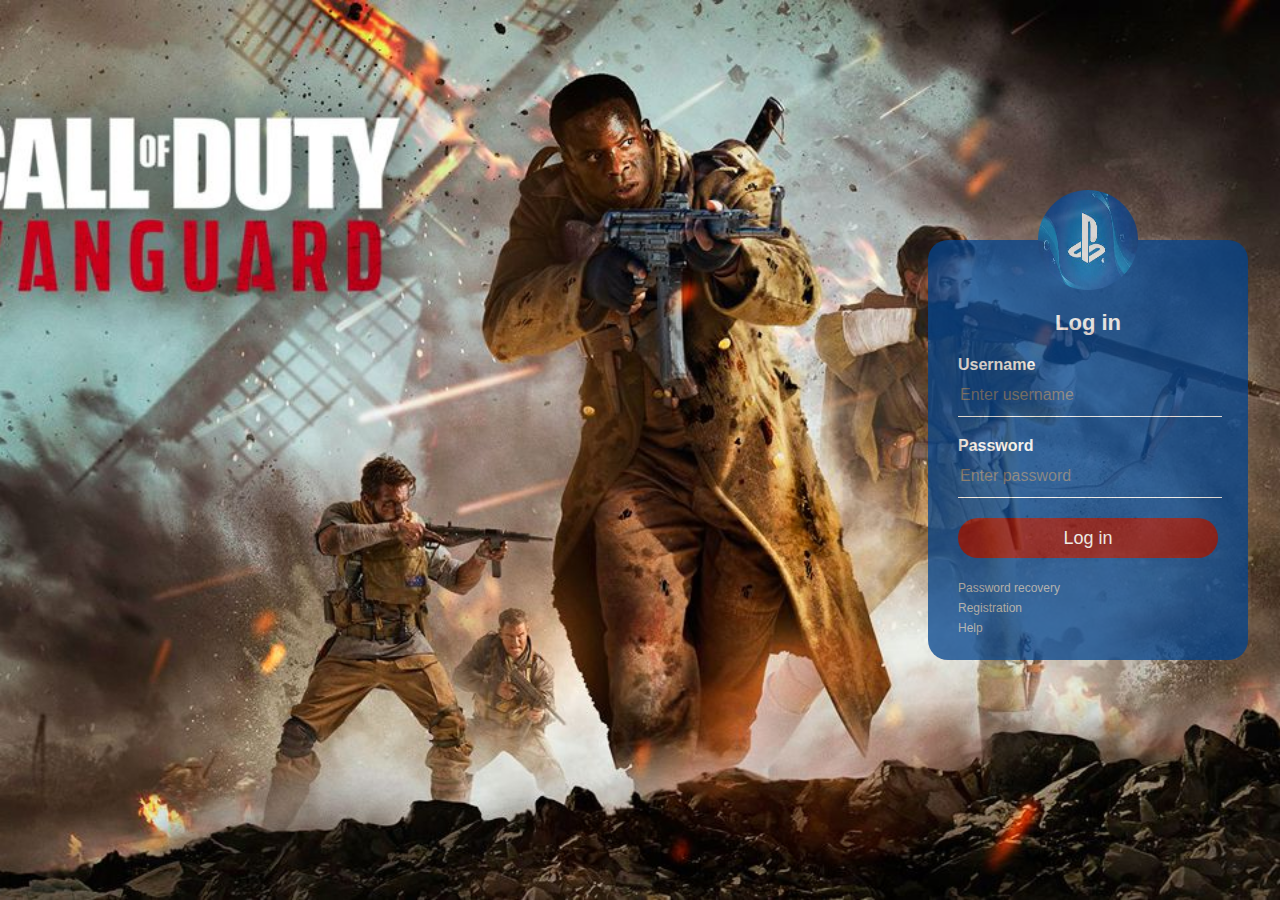
<file: projects/practica1/index.html>
<!DOCTYPE html>
<html lang="en">
<head>
    <meta charset="UTF-8">
    <meta http-equiv="X-UA-Compatible" content="IE=edge">
    <meta name="viewport" content="width=device-width, initial-scale=1.0">
    <link rel="stylesheet" href="./style.css">
    <title>Log in design one</title>
</head>
<body>
    <div class="login-box">
        <img src="./img/logo2.png" class="avatar" alt="avatar-image">
        <h1>Log in</h1>
        <form action="">
            <!-- name imput -->
            <label for="username">Username</label>
            <input type="text" placeholder="Enter username">
            <!-- password input -->
            <label for="password">Password</label>
            <input type="password" placeholder="Enter password">
            <input type="submit" value="Log in">
            <a href="#">Password recovery</a>
            <br>
            <a href="#">Registration</a>
            <br>
            <a href="#">Help</a>
        </form>
    </div>
</body>
</html>
</file>
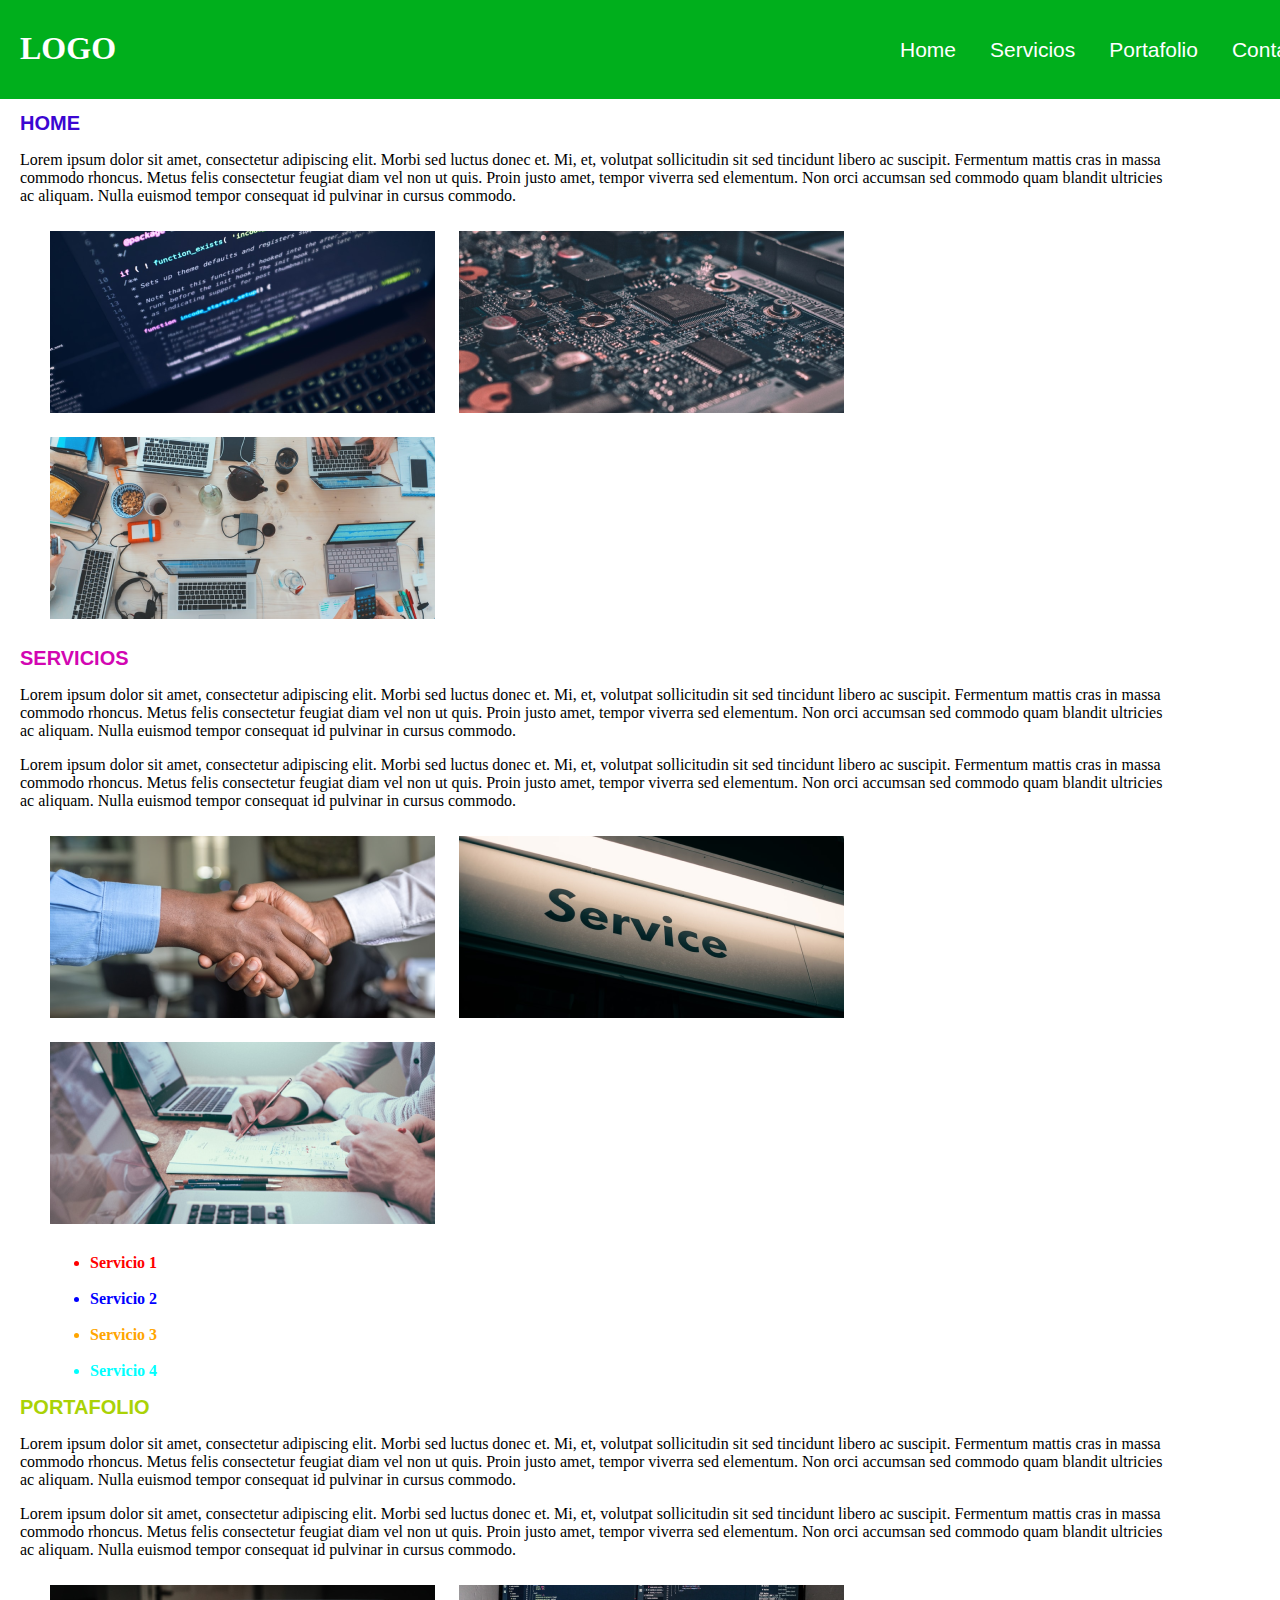
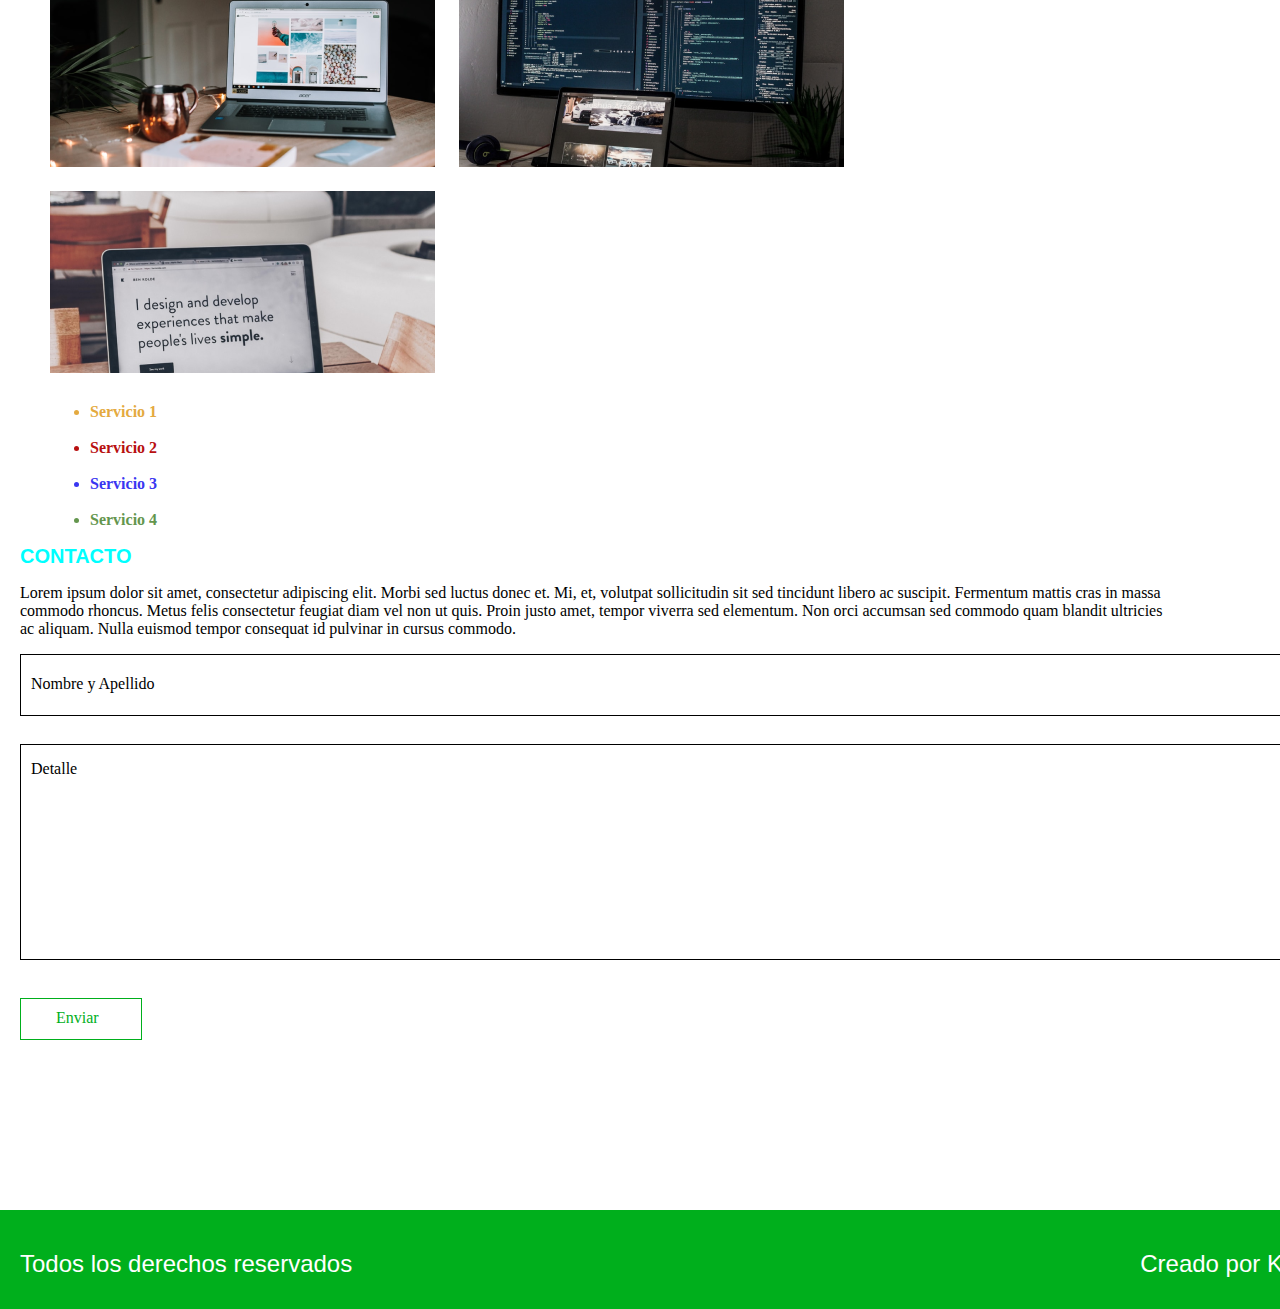
<file: projects/practica2/index.html>
<!DOCTYPE html>
<html lang="en">
<head>
    <meta charset="UTF-8">
    <meta http-equiv="X-UA-Compatible" content="IE=edge">
    <meta name="viewport" content="width=device-width, initial-scale=1.0">
    <title>Practica 1</title>
    <link rel="stylesheet" href="./style.css">
</head>
<body>
    <div class="menu">
    <h1 class="logo">LOGO</h1>
        <nav class="lista">
            <a href="#">Home</a> 
            <a href="#">Servicios</a> 
            <a href="#">Portafolio</a>
            <a href="#">Contacto</a>
        </nav>
    </div>

    <div class="home">
         <h1>HOME</h1>
    </div>
    <p>Lorem ipsum dolor sit amet, consectetur adipiscing elit. Morbi sed luctus donec et. Mi, et, volutpat sollicitudin sit sed tincidunt libero ac suscipit. Fermentum mattis cras in massa commodo rhoncus. Metus felis consectetur feugiat diam vel non ut quis. Proin justo amet, tempor viverra sed elementum. Non orci accumsan sed commodo quam blandit ultricies ac aliquam. Nulla euismod tempor consequat id pulvinar in cursus commodo.</p>
    
    <div class="graficos">
        <img src="./img/Rectangle 2.png" alt="rectangle2">
        <img src="./img/Rectangle 3.png" alt="rectangle3">
        <img src="./img/Rectangle 4.png" alt="rectangle4">
    </div>

    <div class="servicios">
    <h1>SERVICIOS</h1>
    </div>
    <P>Lorem ipsum dolor sit amet, consectetur adipiscing elit. Morbi sed luctus donec et. Mi, et, volutpat sollicitudin sit sed tincidunt libero ac suscipit. Fermentum mattis cras in massa commodo rhoncus. Metus felis consectetur feugiat diam vel non ut quis. Proin justo amet, tempor viverra sed elementum. Non orci accumsan sed commodo quam blandit ultricies ac aliquam. Nulla euismod tempor consequat id pulvinar in cursus commodo.</P>
    <p>Lorem ipsum dolor sit amet, consectetur adipiscing elit. Morbi sed luctus donec et. Mi, et, volutpat sollicitudin sit sed tincidunt libero ac suscipit. Fermentum mattis cras in massa commodo rhoncus. Metus felis consectetur feugiat diam vel non ut quis. Proin justo amet, tempor viverra sed elementum. Non orci accumsan sed commodo quam blandit ultricies ac aliquam. Nulla euismod tempor consequat id pulvinar in cursus commodo.</p>
    
    <div class="graficos">
        <img src="./img/Rectangle 5.png" alt="rectangle5">
        <img src="./img/Rectangle 6.png" alt="rectangle6">
        <img src="./img/Rectangle 7.png" alt="rectangle7">
    </div>

    <ul>
        <div class="servicio1">
            <li>Servicio 1</li>
        </div>
        <br>
        <div class="servicio2">
            <li>Servicio 2</li>
         </div>
         <br>
        <div class="servicio3">
            <li>Servicio 3</li>
        </div>
        <br>
        <div class="servicio4">
            <li>Servicio 4</li>
        </div>
    </ul>

    <div class="portafolio">
    <h1>PORTAFOLIO</h1>
    </div>
    <p>Lorem ipsum dolor sit amet, consectetur adipiscing elit. Morbi sed luctus donec et. Mi, et, volutpat sollicitudin sit sed tincidunt libero ac suscipit. Fermentum mattis cras in massa commodo rhoncus. Metus felis consectetur feugiat diam vel non ut quis. Proin justo amet, tempor viverra sed elementum. Non orci accumsan sed commodo quam blandit ultricies ac aliquam. Nulla euismod tempor consequat id pulvinar in cursus commodo.</p>
    <p>Lorem ipsum dolor sit amet, consectetur adipiscing elit. Morbi sed luctus donec et. Mi, et, volutpat sollicitudin sit sed tincidunt libero ac suscipit. Fermentum mattis cras in massa commodo rhoncus. Metus felis consectetur feugiat diam vel non ut quis. Proin justo amet, tempor viverra sed elementum. Non orci accumsan sed commodo quam blandit ultricies ac aliquam. Nulla euismod tempor consequat id pulvinar in cursus commodo.</p>
    
    <div class="graficos">
        <img src="./img/Rectangle 8.png" alt="rectangle5">
        <img src="./img/Rectangle 9.png" alt="rectangle6">
        <img src="./img/Rectangle 10.png" alt="rectangle7">
    </div>
    
    <ul>
        <div class="servicio11">
        <li>Servicio 1</li>
        </div>
        <br>
        <div class="servicio22">
        <li>Servicio 2</li>
         </div>
         <br>
        <div class="servicio33">
        <li>Servicio 3</li>
        </div>
        <br>
        <div class="servicio44">
        <li>Servicio 4</li>
        </div>
    </ul>

        <div class="contacto">
        <h1>CONTACTO</h1>
        </div>
        <p>Lorem ipsum dolor sit amet, consectetur adipiscing elit. Morbi sed luctus donec et. Mi, et, volutpat sollicitudin sit sed tincidunt libero ac suscipit. Fermentum mattis cras in massa commodo rhoncus. Metus felis consectetur feugiat diam vel non ut quis. Proin justo amet, tempor viverra sed elementum. Non orci accumsan sed commodo quam blandit ultricies ac aliquam. Nulla euismod tempor consequat id pulvinar in cursus commodo.</p>

    <div class="rectangulo">
        <div class="nombreyapellido">Nombre y Apellido</div> 
    </div>
    <br>
    <div class="rectangulo2">
        <div class="detalle">Detalle</div> 
    </div>
    <br>
    <div class="rectangulo3">
        <div class="enviar">
            <a href="#">Enviar</a> 
        </div> 
    </div>

    <div class="footer">
        <div class="tdr">Todos los derechos reservados</div>
        <div class="creador">Creado por Kevin</div>
    </div>
</body>
</html>
</file>
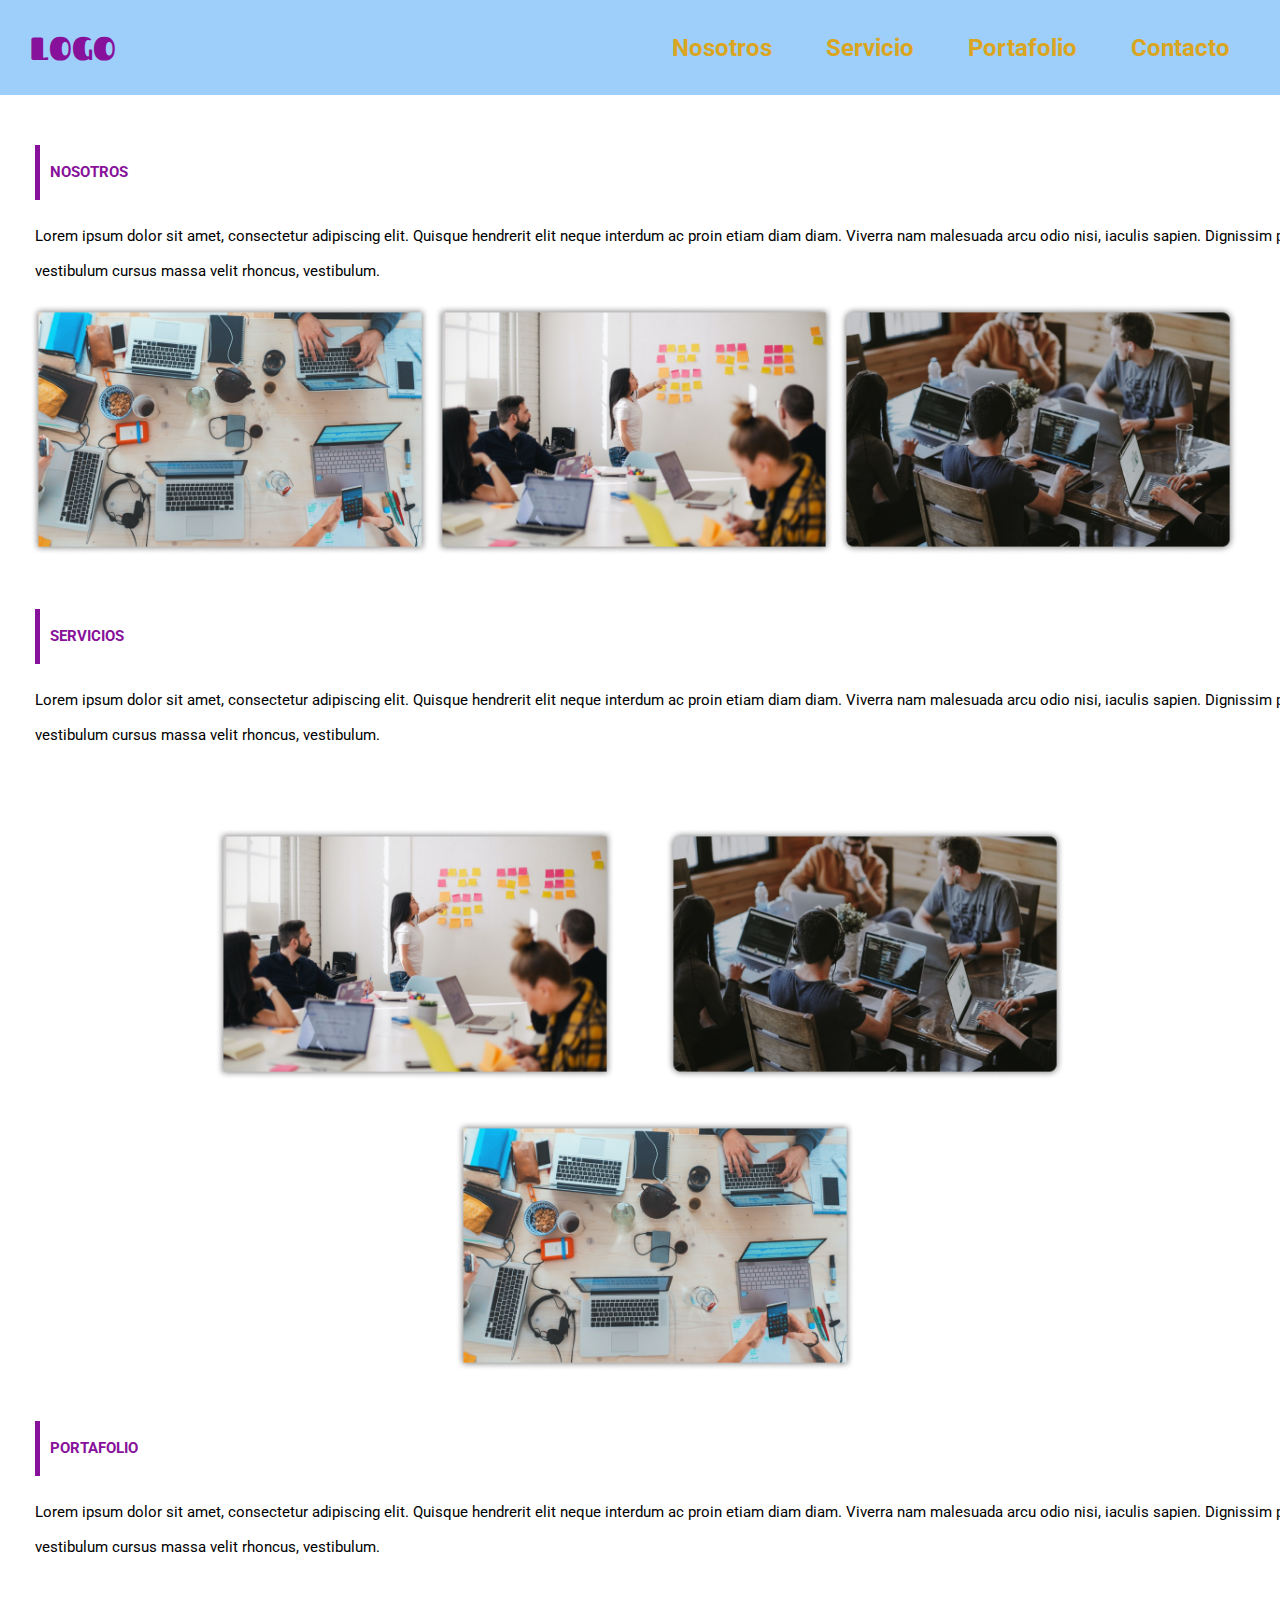
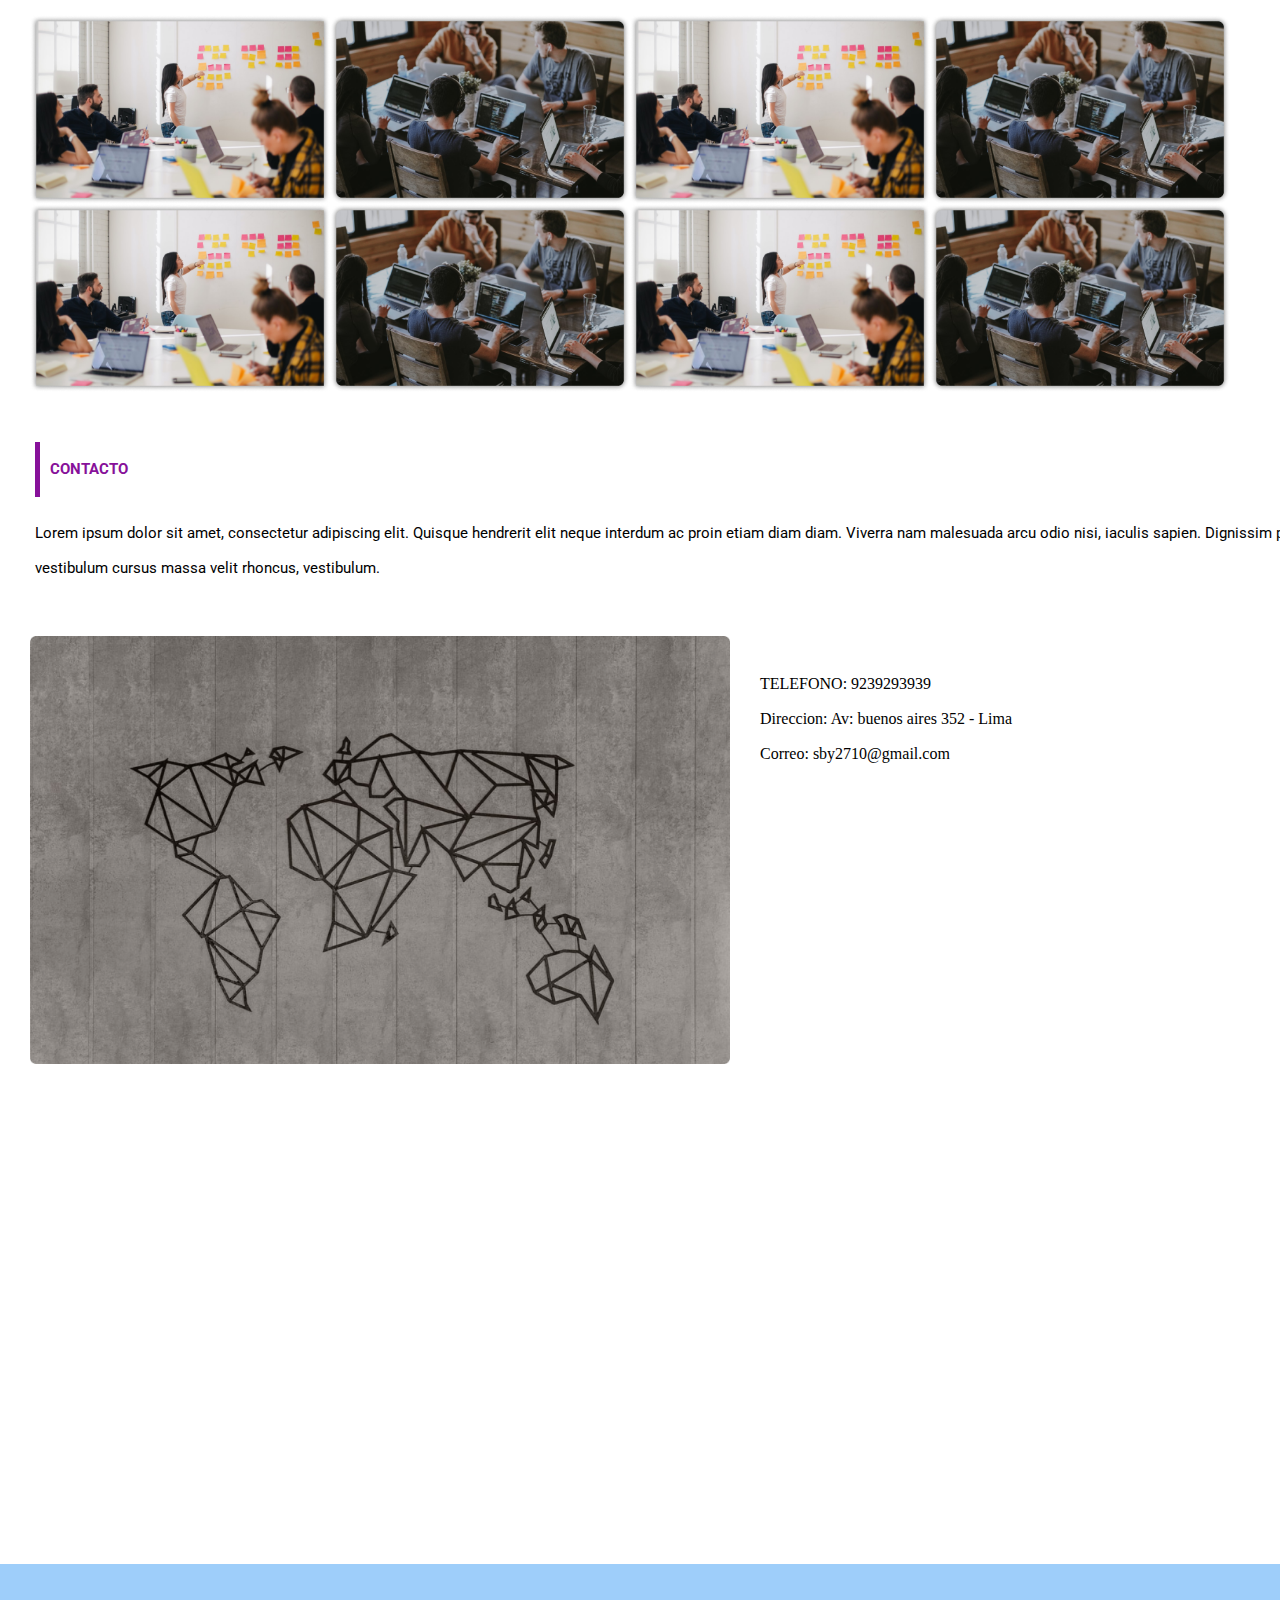
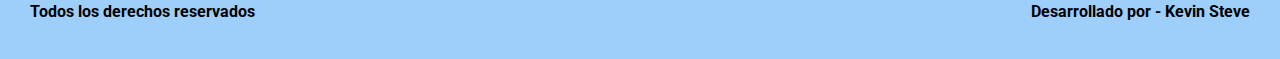
<file: projects/practica3/index.html>
<!DOCTYPE html>
<html lang="en">
<head>
    <meta charset="UTF-8">
    <meta http-equiv="X-UA-Compatible" content="IE=edge">
    <meta name="viewport" content="width=device-width, initial-scale=1.0">
    <link rel="preconnect" href="https://fonts.googleapis.com">
    <link rel="preconnect" href="https://fonts.gstatic.com" crossorigin>
    <link href="https://fonts.googleapis.com/css2?family=Fascinate&display=swap" rel="stylesheet">
    <link rel="preconnect" href="https://fonts.googleapis.com">
    <link rel="preconnect" href="https://fonts.gstatic.com" crossorigin>
    <link rel="preconnect" href="https://fonts.gstatic.com" crossorigin>
    <link href="https://fonts.googleapis.com/css2?family=Roboto:wght@300&display=swap" rel="stylesheet">
    <link rel="stylesheet" href="./style.css">
    <title>Practica 2</title>
</head>
<body>
    
    <!-- cabecera de pagina -->
    <div class="menu">
        <div class="logo">
            <h1>LOGO</h1>
        </div>
        <div class="navegador">
            <nav>
                <a href="#">Nosotros</a>
                <a href="#">Servicio</a>
                <a href="#">Portafolio</a>
                <a href="#">Contacto</a>
            </nav>
        </div>
    </div>

    <!-- cuerpo de pagina -->
    <div class="parrafo">
        <div>
        <p class="titulo">NOSOTROS</p>
        </div>
        <br>
        <p>Lorem ipsum dolor sit amet, consectetur adipiscing elit. Quisque hendrerit elit neque interdum ac proin etiam diam diam. Viverra nam malesuada arcu odio nisi, iaculis sapien. Dignissim pellentesque pellentesque praesent volutpat. Diam enim elementum vestibulum cursus massa velit rhoncus, vestibulum.</p>
    </div>
    <div class="galeria1">
        <img width="400" src="./img/Rectangle 1.png" class="imagen" alt="imagen1">
        <img width="400" src="./img/Rectangle 2.png" class="imagen" alt="imagen2">
        <img width="400" src="./img/Rectangle 3.png" class="imagen" alt="iamgen3">
    </div>    

    <div class="parrafo">
        <div>
        <p class="titulo">SERVICIOS</p>
        </div>
        <br>
        <p>Lorem ipsum dolor sit amet, consectetur adipiscing elit. Quisque hendrerit elit neque interdum ac proin etiam diam diam. Viverra nam malesuada arcu odio nisi, iaculis sapien. Dignissim pellentesque pellentesque praesent volutpat. Diam enim elementum vestibulum cursus massa velit rhoncus, vestibulum.</p>
    </div>
    <div class="galeria2">
        <img width="400" src="./img/Rectangle 2.png" class="imagen" alt="imagen2">
        <img width="400" src="./img/Rectangle 3.png" class="imagen" alt="iamgen3">
    </div> 
    <div class="galeria3">
        <img width="400" src="./img/Rectangle 1.png" class="imagen" alt="imagen1">
    </div>

    <div class="parrafo">
        <div>
        <p class="titulo">PORTAFOLIO</p>
        </div>
        <br>
        <p>Lorem ipsum dolor sit amet, consectetur adipiscing elit. Quisque hendrerit elit neque interdum ac proin etiam diam diam. Viverra nam malesuada arcu odio nisi, iaculis sapien. Dignissim pellentesque pellentesque praesent volutpat. Diam enim elementum vestibulum cursus massa velit rhoncus, vestibulum.</p>
    </div>
    <div class="galeria4">
        <img width="300" src="./img/Rectangle 2.png" class="imagen" alt="imagen2">
        <img width="300" src="./img/Rectangle 3.png" class="imagen" alt="iamgen3">
        <img width="300" src="./img/Rectangle 2.png" class="imagen" alt="imagen2">
        <img width="300" src="./img/Rectangle 3.png" class="imagen" alt="iamgen3">
        <img width="300" src="./img/Rectangle 2.png" class="imagen" alt="imagen2">
        <img width="300" src="./img/Rectangle 3.png" class="imagen" alt="iamgen3">
        <img width="300" src="./img/Rectangle 2.png" class="imagen" alt="imagen2">
        <img width="300" src="./img/Rectangle 3.png" class="imagen" alt="iamgen3">
    </div> 

    <div class="parrafo">
        <div>
        <p class="titulo">CONTACTO</p>
        </div>
        <br>
        <p>Lorem ipsum dolor sit amet, consectetur adipiscing elit. Quisque hendrerit elit neque interdum ac proin etiam diam diam. Viverra nam malesuada arcu odio nisi, iaculis sapien. Dignissim pellentesque pellentesque praesent volutpat. Diam enim elementum vestibulum cursus massa velit rhoncus, vestibulum.</p>
    </div>
    <div class="galeria5">
        <img width="700" src="./img/Rectangle 19.png" class="imagen" alt="imagen2">
        <div class="informacion">
            <p>TELEFONO: 9239293939</p>
            <p>Direccion: Av: buenos aires 352 - Lima</p>
            <p>Correo: sby2710@gmail.com</p>
        </div>
    </div>

    <div class="pie">
        <p class="izquierda">Todos los derechos reservados</p>
        <p class="derecha">Desarrollado por - Kevin Steve</p>
    </div>
</body>
</html>
</file>
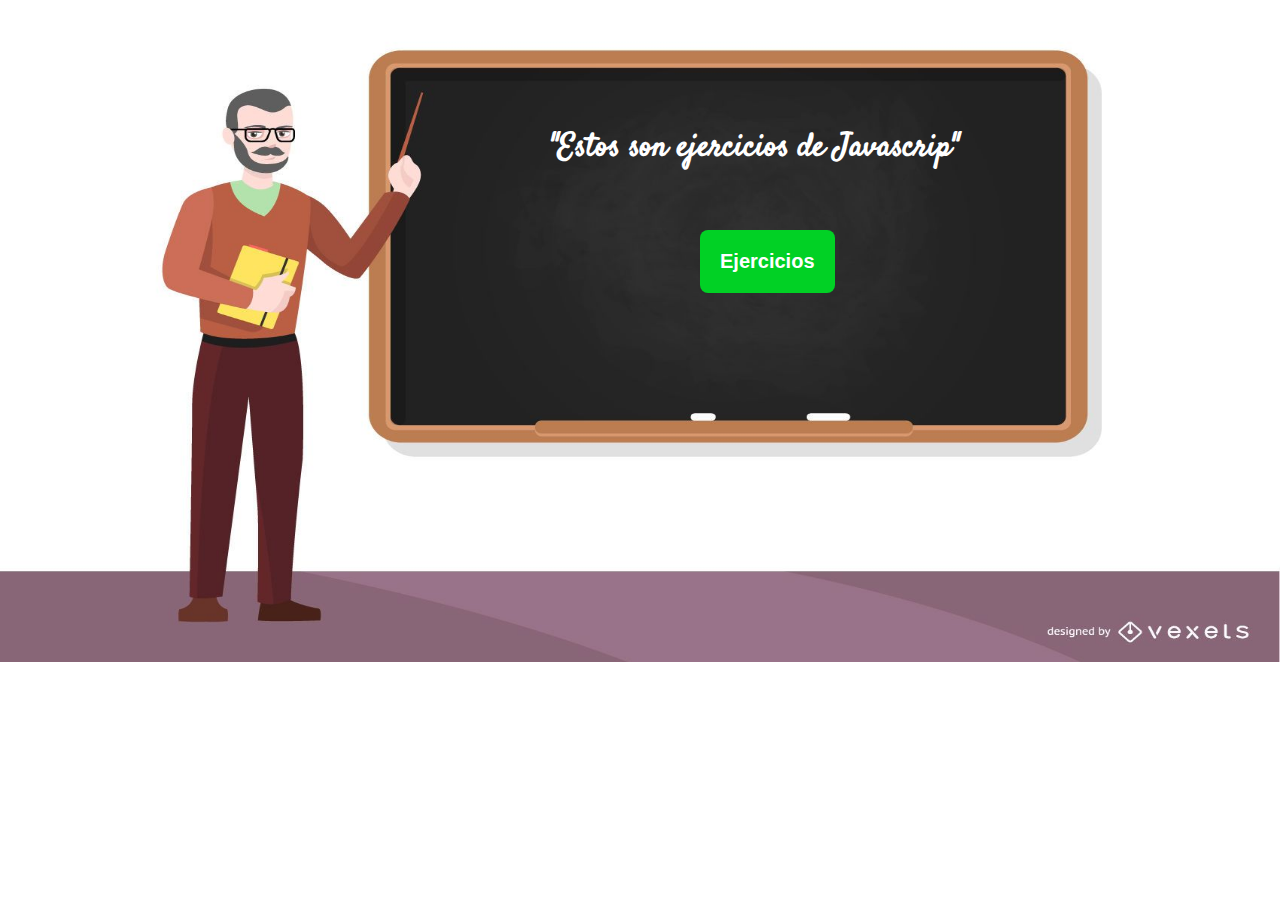
<file: projects/practica4/index.html>
<!DOCTYPE html>
<html lang="en">
<head>
    <meta charset="UTF-8">
    <meta http-equiv="X-UA-Compatible" content="IE=edge">
    <meta name="viewport" content="width=device-width, initial-scale=1.0">
    <link rel="preconnect" href="https://fonts.googleapis.com">
    <link rel="preconnect" href="https://fonts.gstatic.com" crossorigin>
    <link href="https://fonts.googleapis.com/css2?family=Satisfy&display=swap" rel="stylesheet">
    <link rel="stylesheet" href="./style.css">
    <title>Document</title>
</head>

<body>

    <div class="titulo">
        <h1>"Estos son ejercicios de Javascrip"</h1> 
    </div> 
    <div class="contenedor">
        <button class="ejercicios" onclick =" Menu()">
            Ejercicios
        </button>
    </div>

</body>

<script src="./algoritmos.js"></script>
</html>
</file>
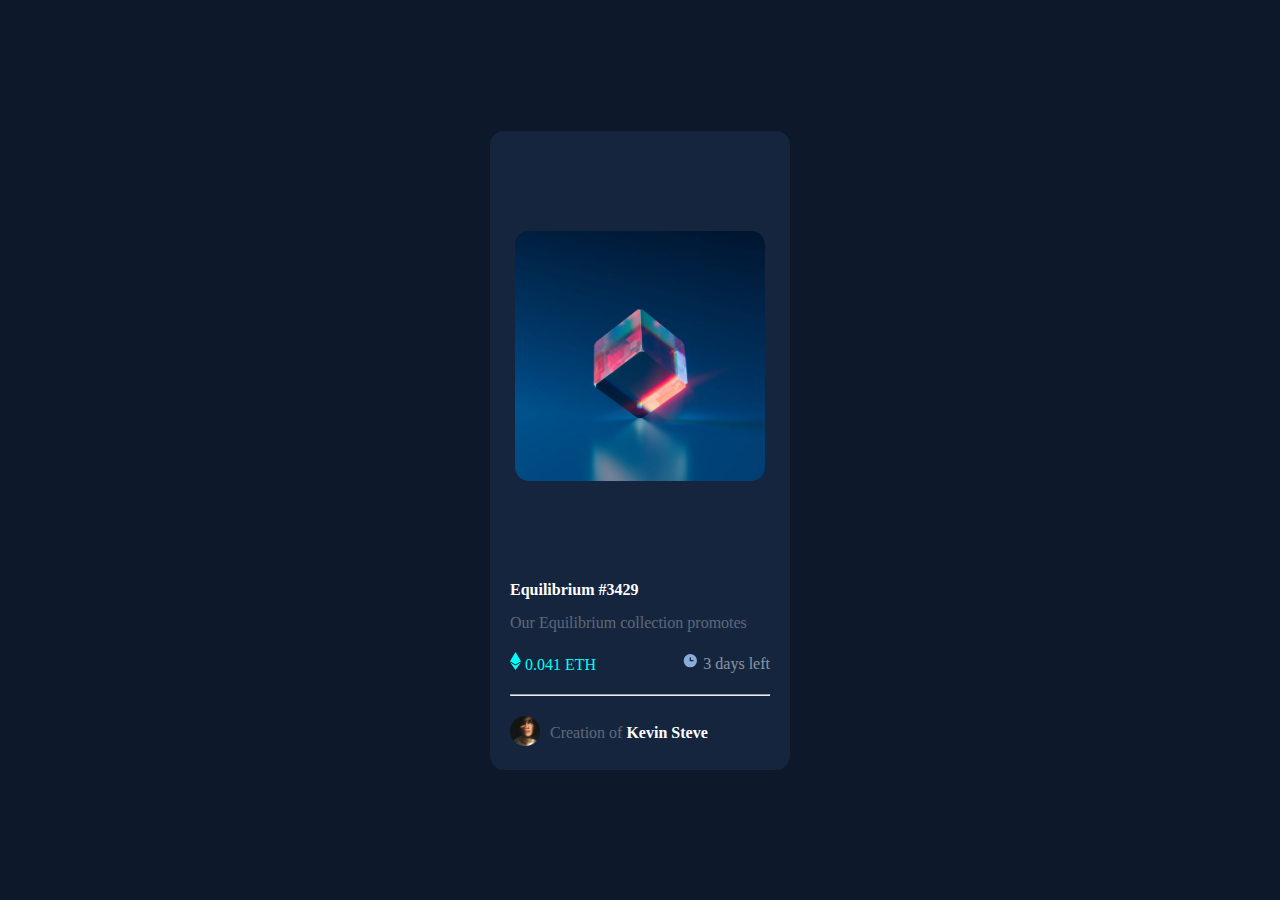
<file: projects/practica6/index.html>
<!DOCTYPE html>
<html lang="en">
<head>
    <meta charset="UTF-8">
    <meta http-equiv="X-UA-Compatible" content="IE=edge">
    <meta name="viewport" content="width=device-width, initial-scale=1.0">
    <title>Challange</title>
    <link rel="stylesheet" href="./style.css">
</head>
<body>
    <section>
        <div class="card">
            <div class="card-foto">
                <img width="250" src="./images/image-equilibrium.jpg" class="imagen-principal" alt="">
            </div >

            <div class="contenedor2">
                <h4 class="text-white">Equilibrium #3429</h4>
                <p class="text-gray">Our Equilibrium collection promotes</p>
                <div class="contenedor-detalle">
                    <div>
                        <img src="./images/icon-ethereum.svg" alt="">
                        <span class="text-eth">0.041 ETH</span>
                    </div>
                    <div>
                        <img src="./images/icon-clock.svg" alt="">
                        <span class="text-reloj">3 days left</span>
                    </div>
                </div>

        <hr/>

                <div class="contenedor-autor">
                    <div>
                        <img width="30" src="./images/image-avatar.png" alt="">
                    </div>
                    <div class="autor">
                        <span class="text-gray">Creation of</span>
                        <span class="text-white">Kevin Steve</span>
                    </div>
            </div>
        </div>
    </section>
</body>
</html>
</file>
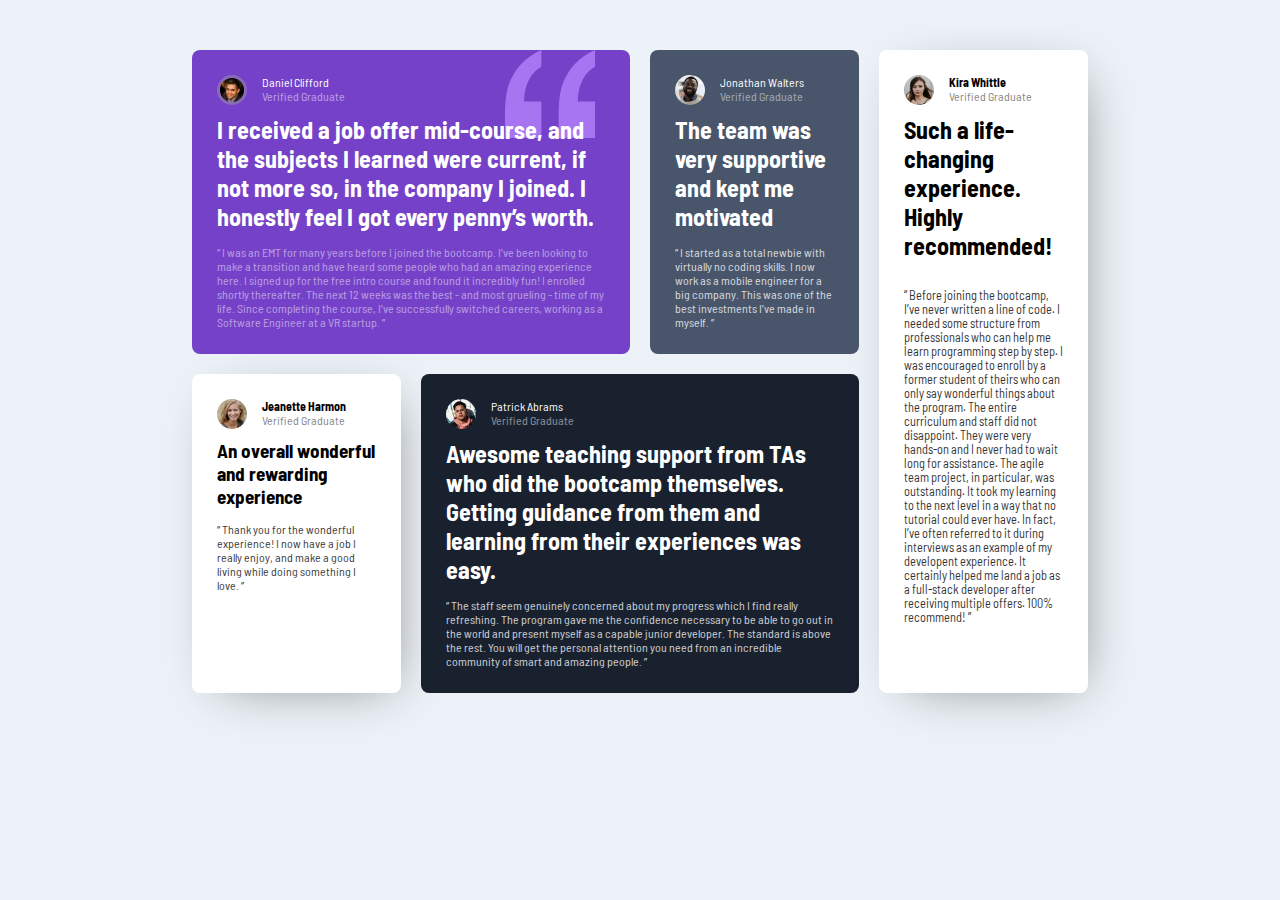
<file: projects/practica8/index.html>
<!DOCTYPE html>
<html lang="en">
<head>
    <meta charset="UTF-8">
    <meta http-equiv="X-UA-Compatible" content="IE=edge">
    <meta name="viewport" content="width=device-width, initial-scale=1.0">
    <link rel="preconnect" href="https://fonts.googleapis.com">
    <link rel="preconnect" href="https://fonts.gstatic.com" crossorigin>
    <link href="https://fonts.googleapis.com/css2?family=Barlow+Semi+Condensed:wght@200&display=swap" rel="stylesheet">
    <link rel="stylesheet" href="./style.css">
    <title>Document</title>
</head>
<body>
    <div class="centrar">
        <section class="cont-principal">
            <div class="cont1">
                <div class="linea1">
                    <img height="30" src="./img/image-daniel.jpg" alt="">
                    <div class="descripcion">
                        <p class="nombre">Daniel Clifford</p>
                        <p class="status">Verified Graduate</p>    
                    </div>
                </div>
                <div class="linea2">
                    <h1>I received a job offer mid-course, and the subjects I learned were current, if not more so, in the company I joined. I honestly feel I got every penny’s worth.</h1>
                    <br>
                    <p>“ I was an EMT for many years before I joined the bootcamp. I’ve been looking to make a transition and have heard some people who had an amazing experience here. I signed up for the free intro course and found it incredibly fun! I enrolled shortly thereafter. The next 12 weeks was the best - and most grueling - time of my life. Since completing the course, I’ve successfully switched careers, working as a Software Engineer at a VR startup. ”</p>
                </div>
            </div>

            <div class="cont2">
                <div class="linea1">
                    <img height="30" src="./img/image-jonathan.jpg" alt="">
                    <div class="descripcion">
                        <p class="nombre">Jonathan Walters</p>
                        <p class="status">Verified Graduate</p>
                    </div>
                </div>
                <div class="linea2">
                    <h1>The team was very supportive and kept me motivated</h1>
                </div>
                <br>
                <div class="linea3">
                    <p>“ I started as a total newbie with virtually no coding skills. I now work as a mobile engineer for a big company. This was one of the best investments I’ve made in myself. ”</p>
                </div>
            </div>

            <div class="cont3">
                <div class="linea1">
                    <img height="30" src="./img/image-kira.jpg" alt="">
                    <div class="descripcion">
                        <p class="nombre">Kira Whittle</p>
                        <p class="status">Verified Graduate</p>
                    </div>
                </div>
                <div class="linea2">
                    <h1>Such a life-changing experience. Highly recommended!</h1>
                </div>
                <br>
                <br>
                <div class="linea3">
                    <p>“ Before joining the bootcamp, I’ve never written a line of code. I needed some structure from professionals who can help me learn programming step by step. I was encouraged to enroll by a former student of theirs who can only say wonderful things about the program. The entire curriculum and staff did not disappoint. They were very hands-on and I never had to wait long for assistance. The agile team project, in particular, was outstanding. It took my learning to the next level in a way that no tutorial could ever have. In fact, I’ve often referred to it during interviews as an example of my developent experience. It certainly helped me land a job as a full-stack developer after receiving multiple offers. 100% recommend! ”</p>
                </div>   
            </div>

            <div class="cont4">
                <div class="linea1">
                    <img height="30" src="./img/image-jeanette.jpg" alt="">
                    <div class="descripcion">
                        <p class="nombre">Jeanette Harmon</p>
                        <p class="status">Verified Graduate</p>
                    </div>
                </div>
                <div class="linea2">
                    <h1>An overall wonderful and rewarding experience</h1>
                </div>
                <br>
                <div class="linea3">
                    <p>“ Thank you for the wonderful experience! I now have a job I really enjoy, and make a good living while doing something I love. ”</p>
                </div>   
            </div>

            <div class="cont5">
                <div class="linea1">
                    <img height="30" src="./img/image-patrick.jpg" alt="">
                    <div class="descripcion">
                        <p class="nombre">Patrick Abrams</p>
                        <p class="status">Verified Graduate</p>
                    </div>
                </div>
                <div class="linea2">
                    <h1> Awesome teaching support from TAs who did the bootcamp themselves. Getting guidance from them and learning from their experiences was easy. </h1>
                </div>
                <br>
                <div class="linea3">
                    <p>“ The staff seem genuinely concerned about my progress which I find really refreshing. The program gave me the confidence necessary to be able to go out in the world and present myself as a capable junior developer. The standard is above the rest. You will get the personal attention you need from an incredible community of smart and amazing people. ”</p>
                </div>   
            </div>

        </section>  
    </div>

</body>
</html>
</file>
<file: projects/practica1/style.css>
body {
    margin: 0;
    padding: 0;
    background: url(./img/fondo2.png)no-repeat center top;
    background-size: cover;
    font-family: sans-serif;
    height: 100vh;
}

.login-box {
    width: 320px;
    height: 420px;
    background: rgb(2, 67, 141);
    color: #fff;
    top: 50%;
    left: 85%;
    position: absolute;
    transform: translate(-50%,-50%);
    box-sizing: border-box;
    padding: 70px 30px;
    border-radius: 20px;
    opacity: 75%;
}

.login-box .avatar {
    width: 100px;
    height: 100px;
    border-radius: 50%;
    position: absolute;
    top: -50px;
    left: calc(50% - 50px);
}

.login-box h1 {
    margin: 0;
    padding: 0 0 20px;
    text-align: center;
    font-size: 22px;
}

.login-box label {
    margin: 0;
    padding: 0;
    font-weight: bold;
    display: block;
}

.login-box input {
    width: 100%;
    margin-bottom: 20px;
}

.login-box input[type="text"], .login-box input[type="password"] {
    border: none;
    border-bottom: 1px solid #fff;
    background: transparent;
    outline: none;
    height: 40px;
    color: #fff;
    font-size: 16px;
}

.login-box input[type="submit"]{
    border: none;
    outline: none;
    height: 40px;
    background: #850808;
    color: #fff;
    font-size: 18px;
    border-radius: 20px;
}

.login-box input[type="submit"]:hover {
    cursor: pointer;
    background: #ddd7c4;
    color: #000;
}

.login-box a {
    text-decoration: none;
    font-size: 12px;
    line-height: 20px;
    color: darkgray;
}

.login-box a:hover {
    color: #fff;
}
</file>
<file: projects/practica2/style.css>
body {
    padding: 0;
    margin: 0;
    width: 90vw;
}

.menu {
    background-color: #00AF1C;
    width: 1347px;
    height: 99px;
    word-spacing: 30px;
}

.logo {
    padding: 0;
    margin: 0;
    position: absolute;
    color: white;
    top: 30px;
    left: 20px;
}

.menu a {
    text-decoration: none;
    color: #FFFFFF;
    font-size: 21px;
    font-family: arial;
    position: relative;
    top: 38px;
    left: 900px;
}

.home {
    color:#3B06D2;
    font-family: Arial, Helvetica, sans-serif;
    font-size: 10px;
    font-style: bold;
    position: relative;
    left: 20px;
}

.servicios {
    color:#D206B2;
    font-family: Arial, Helvetica, sans-serif;
    font-size: 10px;
    font-style: bold;
    position: relative;
    left: 20px;
}

.portafolio {
    color: #AAD206;
    font-family: Arial, Helvetica, sans-serif;
    font-size: 10px;
    font-style: bold;
    position: relative;
    left: 20px;
}

.contacto {
    color: aqua;
    font-family: Arial, Helvetica, sans-serif;
    font-size: 10px;
    font-style: bold;
    position: relative;
    left: 20px;
}

p {
    position: relative;
    left: 20px;
}

img {
    position: relative;
    left: 40px;
    padding: 10px;
}

li {
    position: relative;
    left: 50px;
}

.servicio1 {
    color: red;
    font-weight: bold;
}

.servicio2 {
    color: blue;
    font-weight: bold;
}

.servicio3 {
    color: orange;
    font-weight: bold;
}

.servicio4 {
    color: aqua;
    font-weight: bold;
}

.servicio11 {
    color: rgb(228, 170, 64);
    font-weight: bold;
}

.servicio22 {
    color: rgb(184, 16, 16);
    font-weight: bold;
}

.servicio33 {
    color: rgb(57, 54, 241);
    font-weight: bold;
}

.servicio44 {
    color: rgb(100, 150, 78);
    font-weight: bold;
}

table {
    border: 1px solid black;
}

.rectangulo {
    position: relative;
    border: 1px solid black;
    left: 20px;
    width: 1300px;
    height: 60px;
}

.rectangulo2 {
    position: relative;
    border: 1px solid black;
    left: 20px;
    width: 1300px;
    height: 214px;
    top: 10px;
}

.nombreyapellido {
    position: absolute;
    left: 10px;
    top: 20px;

}

.detalle {
    position: absolute;
    left: 10px;
    top: 15px;
}

.rectangulo3 {
    position: relative;
    border: 1px solid #00AF1C;
    left: 20px;
    height: 40px;
    width: 120px;
    top: 30px;
}

.enviar a {
    color: #00AF1C;
    position: absolute;
    left: 35px;
    top: 10px;
    font-size: medium;
    text-decoration: none;
}

.footer {
    background-color:  #00AF1C;
    position: relative;
    top: 200px;
    width: 1347px;
    height: 99px;
}

.tdr {
    color: white;
    position: absolute;
    left: 20px;
    top: 40px;
    font-size: 24px;
    font-family: arial;
}

.creador {
    color: white;
    position: absolute;
    right: 20px;
    top: 40px;
    font-size: 24px;
    font-family: arial;
}
</file>
<file: projects/practica3/style.css>
* {
    padding: 0;
    margin: 0;
}

.menu {
    background-color: #9ECEFA;
    height: 95px;
    width: 100%;
    display: flex;
    align-items: center;
    justify-content: space-between;

}

.logo {
    font-family: 'Fascinate', cursive;
    color: #87119A;
    margin-left: 30px;
}

.navegador a {
    margin-right: 50px;
}

.menu a {
    color: goldenrod;
    font-size: 24px;
    text-decoration: none;
    font-family: 'Roboto', sans-serif;
    font-weight: bold;
}

a:hover {
    color: #87119A;
}

.parrafo {
    font-family: 'Roboto', sans-serif;
    margin-left: 35px;
    width: 196vh;
}

.titulo {
    color: #87119A;
    border-left: 5px solid #87119A;
    padding: 10px;
    margin-top: 50px;
    font-weight: bold;
}

.parrafo p {
    font-size: 16px;
    width: 100%;
    line-height: 35px;
    font-size: 15px;
}

.galeria1 {
    margin-left: 30px;
    margin-top: 15px;
}

.galeria2 {
    display: flex;
    justify-content: center;
}

.galeria2 .imagen {
    margin-top: 50px;
    padding: 25px;
}

.galeria3 {
    display: flex;
    justify-content: center;
    margin-left: 30px;
    margin-top: 15px;
}

.galeria4 {
    display: flex;
    flex-wrap: wrap;
    margin-left: 30px;
    margin-top: 50px;
}

.galeria5 {
    display: flex;
    margin-top: 50px;
    margin-left: 30px;
}

.informacion {
    padding: 30px;
    line-height: 35px;
}

.pie {
    background-color: #9ECEFA;
    height: 95px;
    width: 100%;
    display: flex;
    justify-content: space-between;
    align-items: center;
    font-family: 'Roboto', sans-serif;
    margin-top: 500px;
}

.izquierda {
    margin-left: 30px;
    font-weight: bold;
}

.derecha {
    margin-right: 30px;
    font-weight: bold;
}

.derecha[]
</file>
<file: projects/practica4/style.css>
*{
    margin: 0;
    padding: 0;
}


body {
    background-image: url(./img/fondo.png);
    background-repeat: no-repeat;
    background-size: contain;
    background-size: 100% 1050%;
}

.titulo {
    position: absolute;
    left: 550px;
    top: 125px;
    color: #fff;
    font-family: 'Satisfy', cursive;
}

.ejercicios{
    background: rgb(1, 209 , 37);
    padding: 20px;
    border: none;
    color: #fff;
    font-weight: bold;
    font-size: 20px;
    cursor: pointer;
    border-radius: 8px;
    position: relative;
    left: 700px;
    top: 230px;
}

.titulo {
    animation-name: tituloAnimado;
    animation-duration: 5s;
    animation-iteration-count: 1;
}

@keyframes tituloAnimado{
    from {
        margin-left: 50%;
        font-size: 0%;
    }
    to {
        margin-right: -50%;
        font-size: 100%;
    }
}
</file>
<file: projects/practica6/style.css>
/* stilos de la ventan*/

*{
    margin: 0;
    padding: 0;
}

section {
    background-color: hsl(217 54% 11%);
    height: 100vh;
    display: flex;
    align-items: center;
    justify-content: center;
}

/* estilo del card */

.card {
    width: 300px;
/*     display: flex; */
    background-color: hsl(216 50% 16%);
    border-radius: 14px;
}

/* elementos del contenedor */

.card-foto {
    display: flex;
    align-items: center;
    justify-content: center;
    height: 50vh;
}

.imagen-principal {
    border-radius: 14px;
    height: 250px;
}

.text-white {
    color: #fff;
    font-weight: bold;
}

.contenedor2 {
    margin-left: 20px;
    margin-right: 20px;
}

.text-gray {
    margin-top: 15px;
    color: #fff;
    opacity: 0.3;
}

.contenedor-detalle {
    display: flex;
    justify-content: space-between;
    margin-top: 20px;
    margin-bottom: 20px;

}

.text-eth {
    color: hsl(178, 100%, 50%);

}

.text-reloj {
    color: #fff;
    opacity: 0.5;
}

/* contenedor del autor - pie de cartilla */

.contenedor-autor {
    display: flex;
    align-items: center;
    margin-top: 20px;
    margin-bottom: 20px;
}

.autor {
    margin-left: 10px;

}
</file>
<file: projects/practica8/style.css>
*{
    margin: 0;
    padding: 0;
    box-sizing: border-box;
}

body{
    font-family: 'Barlow Semi Condensed', sans-serif;
    font-size: 12px;
    background-color: hsl(210, 46%, 95%)
}

.cont-principal {
    width: 70%;
    margin: 50px auto;
    display: grid;
    grid-gap: 20px;
    grid-template-columns: repeat(4, 1fr);
    grid-template-rows: repeat(2, auto);
}

.cont-principal .cont1,
.cont-principal .cont2,
.cont-principal .cont3,
.cont-principal .cont4,
.cont-principal .cont5{
    background-color: #fff;
    padding: 25px;
    border-radius: 8px;
}

.cont-principal .cont1 {
    background: hsl(263, 55%, 52%);
    background-image: url(./img/bg-pattern-quotation.svg);
    background-repeat: no-repeat;
    background-size: 90px;
    background-position: 90% 0%;
    color: #fff;
    grid-column: 1/3;
}

.comillas {
    position: relative;
    top: 200px;
    left: 500px;
}

.linea1 {
    display: flex;
    margin-bottom: 10px;
}

.cont1 .linea1 img {
    border-radius: 50%;
    border: 3px solid hsl(263, 34%, 57%);
}

.descripcion {
    margin-left: 15px;
}

.descripcion .status {
    opacity: 50%;
}

.linea2 p {
    opacity: 50%;
}

.cont-principal .cont2 {
    background: hsl(217, 19%, 35%);
    color: #fff;
}

img {
    border-radius: 50%;
}

.linea3 {
    opacity: 80%;
}

.cont3 .linea3 p{
    font-size: 12.4px;
}

.cont-principal .cont3 {
    grid-column: 4/5;
    grid-row: 1/3;
}

.cont3 .nombre {
    font-weight: bold;
}

.cont4 .nombre {
    font-weight: bold;
}

.cont4 h1 {
    font-size: 19px;
} 

.cont-principal .cont5 {
    background: hsl(219, 29%, 14%);
    grid-column: 2/4;
    color: #fff;
}

.cont5 .linea2 {
    font-size: 12px;
}

.cont3 {
    box-shadow: 10px 10px 50px -20px gray;
}

.cont4 {
    box-shadow: 10px 10px 50px -20px gray;
}
</file>
